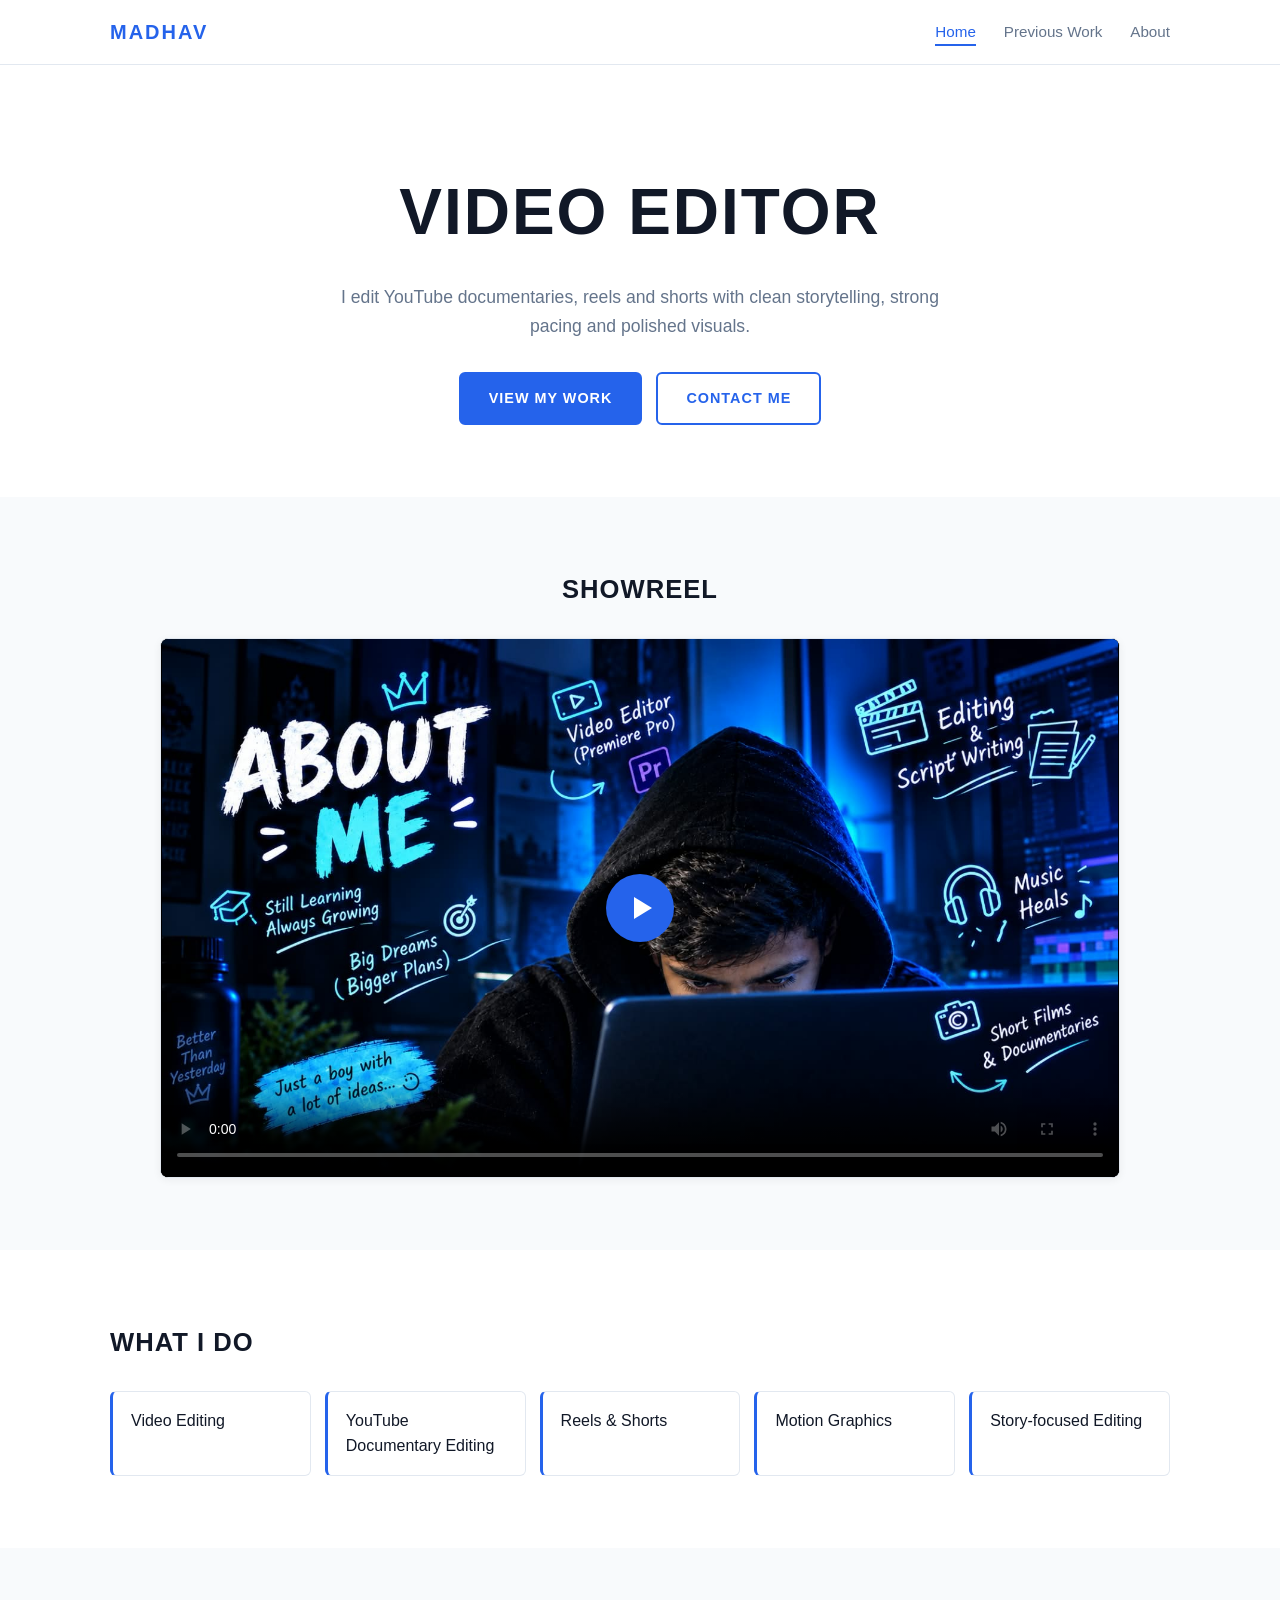
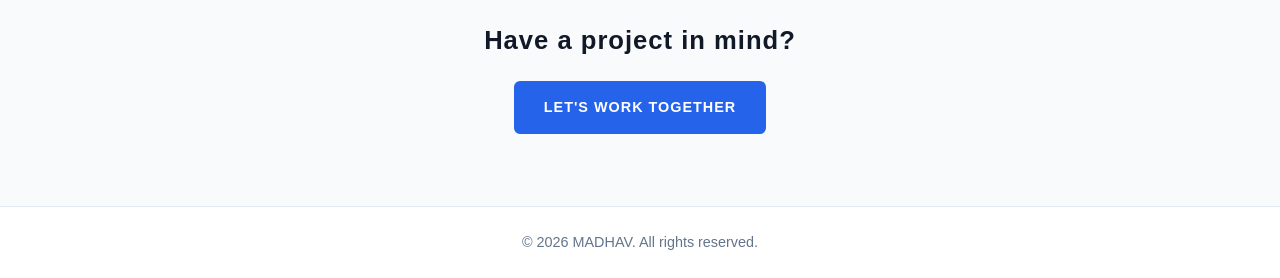
<file: index.html>
<!DOCTYPE html>
<html lang="en">
<head>
<meta charset="UTF-8">
<meta name="viewport" content="width=device-width, initial-scale=1">
<title>MADHAV | Video Editor</title>
<meta name="description" content="MADHAV - Video Editor from Vijayawada, India. YouTube documentaries, reels and shorts.">
<link rel="stylesheet" href="css/style.css">
</head>
<body>
<header><div class="container nav">
<a href="index.html" class="logo">MADHAV</a>
<nav><ul><li><a href="index.html" class="active">Home</a></li><li><a href="previous-work.html">Previous Work</a></li><li><a href="about.html">About</a></li></ul></nav>
</div></header>
<section class="hero"><div class="container">
<h1>VIDEO EDITOR</h1>
<p>I edit YouTube documentaries, reels and shorts with clean storytelling, strong pacing and polished visuals.</p>
<div class="btns"><a href="previous-work.html" class="btn btn-primary">VIEW MY WORK</a><a href="about.html#contact" class="btn btn-outline">CONTACT ME</a></div>
</div></section>
<section class="alt" id="showreel"><div class="container">
<h2 class="center">SHOWREEL</h2>
<div class="showreel"><div class="video-wrap">
<video controls playsinline preload="metadata" poster="public/images/showreel.jpg"><source src="public/videos/showreel.mp4" type="video/mp4">Your browser does not support the video tag.</video>
<button class="play-btn" aria-label="Play showreel"></button>
</div></div>
</div></section>
<section><div class="container">
<h2>WHAT I DO</h2>
<ul class="list"><li>Video Editing</li><li>YouTube Documentary Editing</li><li>Reels &amp; Shorts</li><li>Motion Graphics</li><li>Story-focused Editing</li></ul>
</div></section>
<section class="alt cta"><div class="container">
<h2>Have a project in mind?</h2>
<a href="about.html#contact" class="btn btn-primary">LET'S WORK TOGETHER</a>
</div></section>
<footer><div class="container">&copy; 2026 MADHAV. All rights reserved.</div></footer>
<script src="js/script.js"></script>
</body>
</html>
</file>
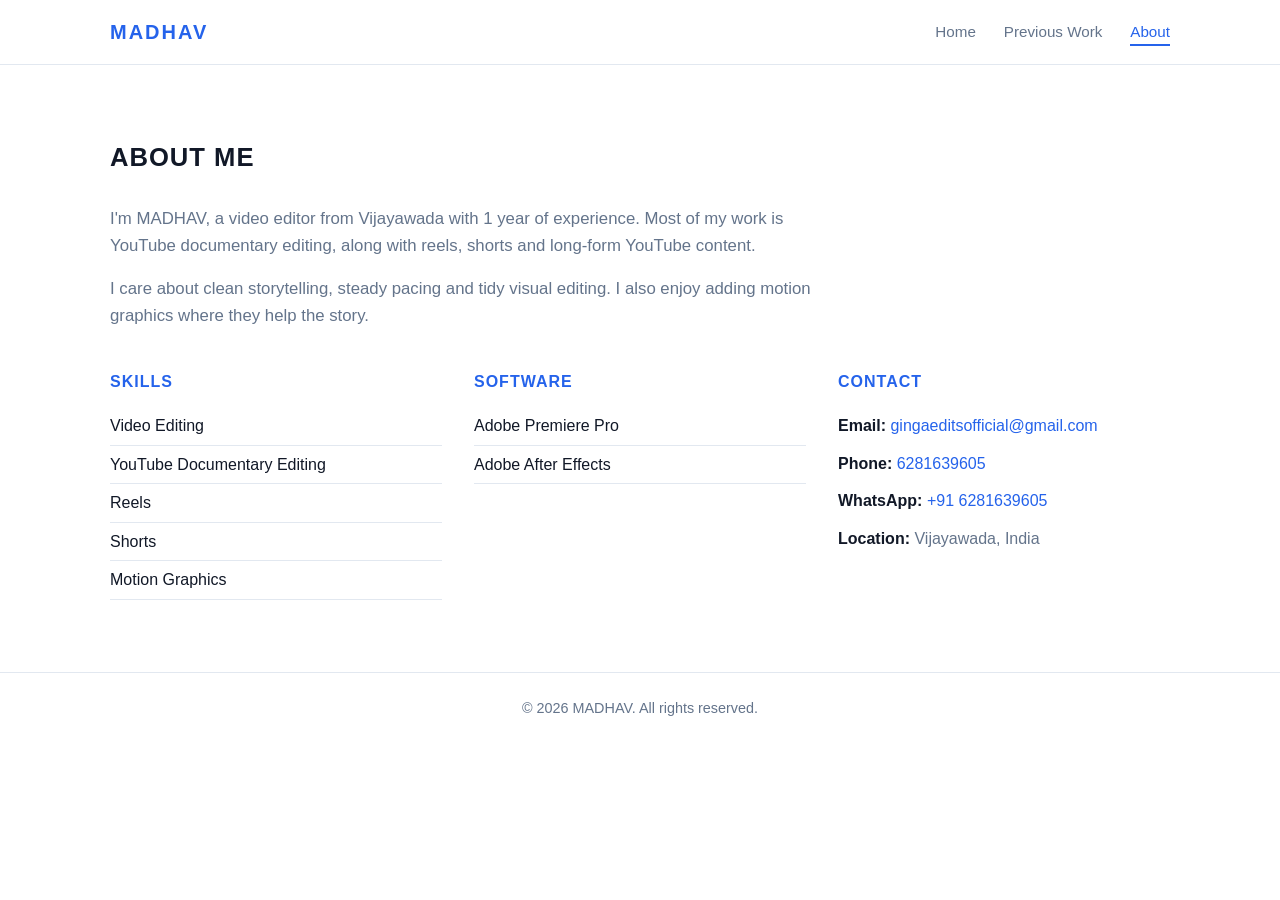
<file: about.html>
<!DOCTYPE html>
<html lang="en">
<head>
<meta charset="UTF-8">
<meta name="viewport" content="width=device-width, initial-scale=1">
<title>About | MADHAV</title>
<meta name="description" content="MADHAV - Video Editor from Vijayawada, India. YouTube documentaries, reels and shorts.">
<link rel="stylesheet" href="css/style.css">
</head>
<body>
<header><div class="container nav">
<a href="index.html" class="logo">MADHAV</a>
<nav><ul><li><a href="index.html">Home</a></li><li><a href="previous-work.html">Previous Work</a></li><li><a href="about.html" class="active">About</a></li></ul></nav>
</div></header>
<section class="about"><div class="container">
<h2>ABOUT ME</h2>
<p>I'm MADHAV, a video editor from Vijayawada with 1 year of experience. Most of my work is YouTube documentary editing, along with reels, shorts and long-form YouTube content.</p>
<p>I care about clean storytelling, steady pacing and tidy visual editing. I also enjoy adding motion graphics where they help the story.</p>
<div class="cols">
<div><h3 class="sub">SKILLS</h3><ul class="bullets"><li>Video Editing</li><li>YouTube Documentary Editing</li><li>Reels</li><li>Shorts</li><li>Motion Graphics</li></ul></div>
<div><h3 class="sub">SOFTWARE</h3><ul class="bullets"><li>Adobe Premiere Pro</li><li>Adobe After Effects</li></ul></div>
<div id="contact"><h3 class="sub">CONTACT</h3><ul class="contact-list">
<li><strong>Email:</strong> <a href="mailto:gingaeditsofficial@gmail.com">gingaeditsofficial@gmail.com</a></li>
<li><strong>Phone:</strong> <a href="tel:+916281639605">6281639605</a></li>
<li><strong>WhatsApp:</strong> <a href="https://wa.me/916281639605" target="_blank" rel="noopener">+91 6281639605</a></li>
<li><strong>Location:</strong> Vijayawada, India</li></ul></div>
</div></div></section>
<footer><div class="container">&copy; 2026 MADHAV. All rights reserved.</div></footer>
<script src="js/script.js"></script>
</body>
</html>
</file>
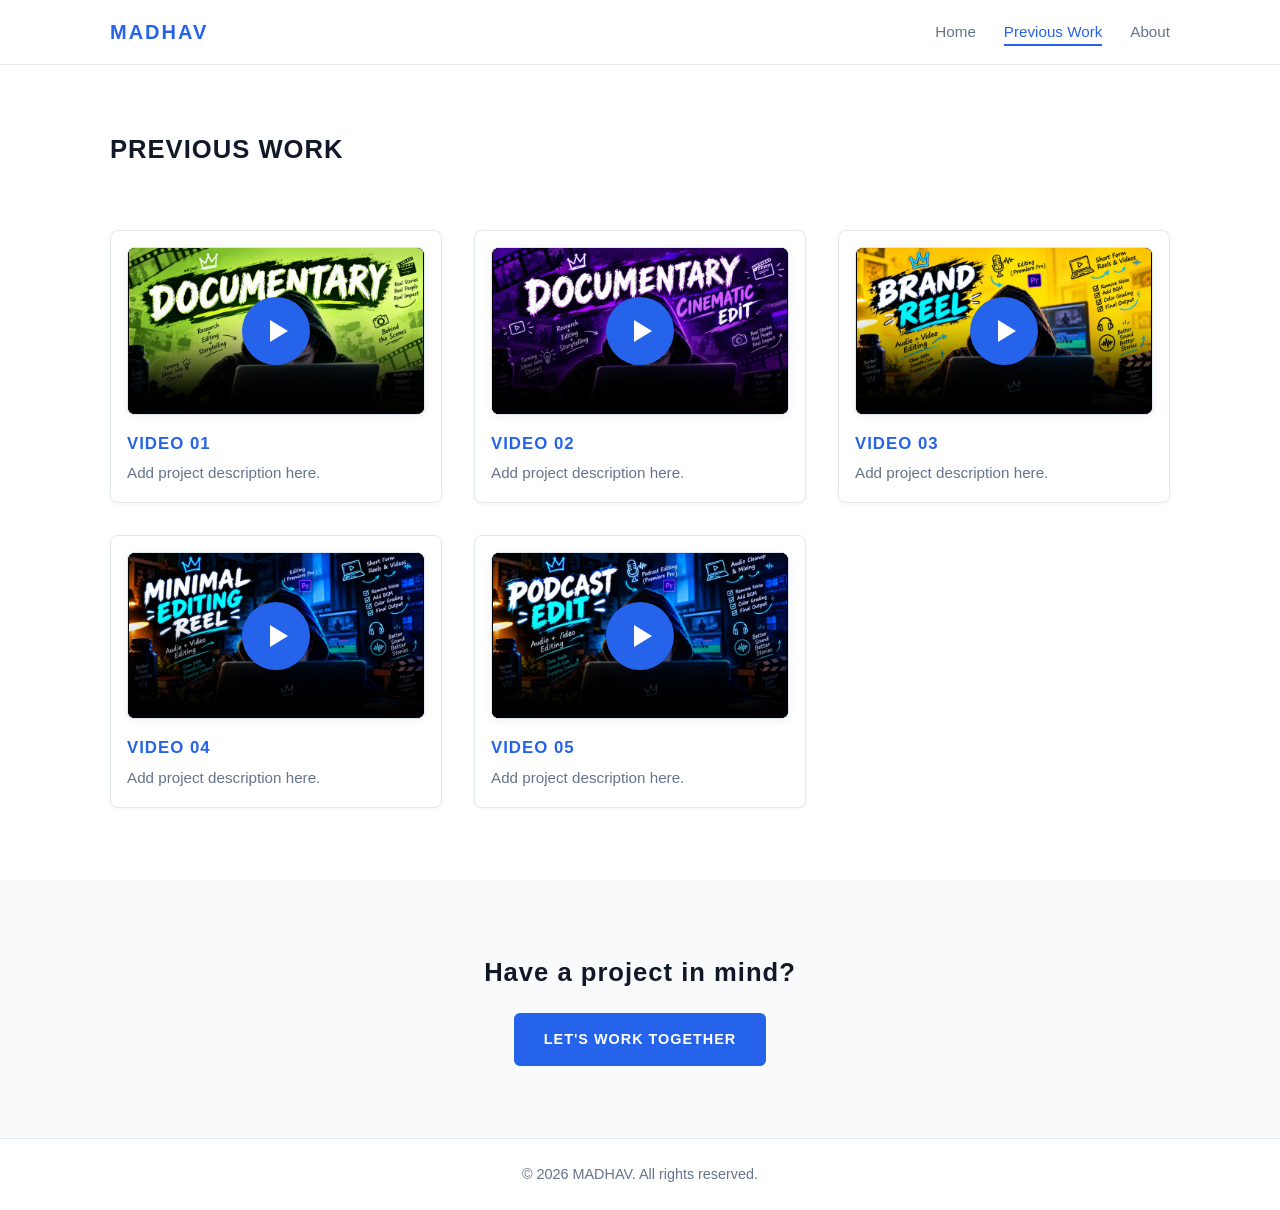
<file: previous-work.html>
<!DOCTYPE html>
<html lang="en">
<head>
<meta charset="UTF-8">
<meta name="viewport" content="width=device-width, initial-scale=1">
<title>Previous Work | MADHAV</title>
<meta name="description" content="MADHAV - Video Editor from Vijayawada, India. YouTube documentaries, reels and shorts.">
<link rel="stylesheet" href="css/style.css">
</head>
<body>
<header><div class="container nav">
<a href="index.html" class="logo">MADHAV</a>
<nav><ul><li><a href="index.html">Home</a></li><li><a href="previous-work.html" class="active">Previous Work</a></li><li><a href="about.html">About</a></li></ul></nav>
</div></header>
<section class="page-title"><div class="container"><h2>PREVIOUS WORK</h2></div></section>
<section style="padding-top:32px"><div class="container"><div class="grid">
<article class="card"><div class="video-wrap">
<video controls playsinline preload="metadata" poster="public/images/video-01.jpg"><source src="public/videos/video-01.mp4" type="video/mp4">Your browser does not support the video tag.</video>
<button class="play-btn" aria-label="Play video 01"></button>
</div><h3>VIDEO 01</h3><p>Add project description here.</p></article>
<article class="card"><div class="video-wrap">
<video controls playsinline preload="metadata" poster="public/images/video-02.jpg"><source src="public/videos/video-02.mp4" type="video/mp4">Your browser does not support the video tag.</video>
<button class="play-btn" aria-label="Play video 02"></button>
</div><h3>VIDEO 02</h3><p>Add project description here.</p></article>
<article class="card"><div class="video-wrap">
<video controls playsinline preload="metadata" poster="public/images/video-03.jpg"><source src="public/videos/video-03.mp4" type="video/mp4">Your browser does not support the video tag.</video>
<button class="play-btn" aria-label="Play video 03"></button>
</div><h3>VIDEO 03</h3><p>Add project description here.</p></article>
<article class="card"><div class="video-wrap">
<video controls playsinline preload="metadata" poster="public/images/video-04.jpg"><source src="public/videos/video-04.mp4" type="video/mp4">Your browser does not support the video tag.</video>
<button class="play-btn" aria-label="Play video 04"></button>
</div><h3>VIDEO 04</h3><p>Add project description here.</p></article>
<article class="card"><div class="video-wrap">
<video controls playsinline preload="metadata" poster="public/images/video-05.jpg"><source src="public/videos/video-05.mp4" type="video/mp4">Your browser does not support the video tag.</video>
<button class="play-btn" aria-label="Play video 05"></button>
</div><h3>VIDEO 05</h3><p>Add project description here.</p></article>
</div></div></section>
<section class="alt cta"><div class="container">
<h2>Have a project in mind?</h2>
<a href="about.html#contact" class="btn btn-primary">LET'S WORK TOGETHER</a>
</div></section>
<footer><div class="container">&copy; 2026 MADHAV. All rights reserved.</div></footer>
<script src="js/script.js"></script>
</body>
</html>
</file>
<file: css/style.css>
:root{--blue:#2563EB;--dark-blue:#1D4ED8;--white:#fff;--light:#F8FAFC;--text:#111827;--muted:#64748B;--border:#E2E8F0}
*{box-sizing:border-box;margin:0;padding:0}
html{scroll-behavior:smooth}
body{font-family:Inter,"Segoe UI",Roboto,Arial,sans-serif;color:var(--text);background:var(--white);line-height:1.6}
a{color:inherit;text-decoration:none}
.container{width:100%;max-width:1100px;margin:0 auto;padding:0 20px}
header{position:sticky;top:0;z-index:10;background:var(--white);border-bottom:1px solid var(--border)}
.nav{display:flex;align-items:center;justify-content:space-between;gap:16px;padding:16px 20px;flex-wrap:wrap}
.logo{font-weight:800;font-size:1.25rem;letter-spacing:2px;color:var(--blue)}
.nav ul{display:flex;gap:28px;list-style:none;flex-wrap:wrap}
.nav ul a{font-size:.95rem;font-weight:500;color:var(--muted);padding-bottom:4px;border-bottom:2px solid transparent;transition:color .2s,border-color .2s}
.nav ul a:hover,.nav ul a.active{color:var(--blue);border-color:var(--blue)}
section{padding:72px 0}
.alt{background:var(--light)}
.hero{text-align:center;padding:96px 0 72px}
.hero h1{font-size:clamp(2.4rem,7vw,4rem);font-weight:800;letter-spacing:2px;color:var(--text)}
.hero p{max-width:600px;margin:20px auto 32px;color:var(--muted);font-size:1.1rem}
.btns{display:flex;gap:14px;justify-content:center;flex-wrap:wrap}
.btn{display:inline-block;padding:13px 28px;border-radius:6px;font-weight:600;font-size:.9rem;letter-spacing:1px;border:2px solid var(--blue);transition:background .2s,color .2s}
.btn-primary{background:var(--blue);color:var(--white)}
.btn-primary:hover{background:var(--dark-blue);border-color:var(--dark-blue)}
.btn-outline{background:var(--white);color:var(--blue)}
.btn-outline:hover{background:var(--blue);color:var(--white)}
h2{font-size:1.6rem;font-weight:700;letter-spacing:1px;margin-bottom:28px}
.center{text-align:center}
.video-wrap{position:relative;width:100%;aspect-ratio:16/9;background:#000;border-radius:8px;overflow:hidden;border:1px solid var(--border);box-shadow:0 2px 8px rgba(15,23,42,.06)}
.video-wrap video{width:100%;height:100%;object-fit:contain;display:block;background:#000}
.play-btn{position:absolute;top:50%;left:50%;transform:translate(-50%,-50%);width:68px;height:68px;border-radius:50%;border:0;background:var(--blue);cursor:pointer;transition:background .2s}
.play-btn:hover{background:var(--dark-blue)}
.play-btn::after{content:"";position:absolute;top:50%;left:54%;transform:translate(-50%,-50%);border-style:solid;border-width:11px 0 11px 18px;border-color:transparent transparent transparent #fff}
.video-wrap.playing .play-btn{display:none}
.showreel{max-width:960px;margin:0 auto}
.list{list-style:none;display:grid;grid-template-columns:repeat(auto-fit,minmax(200px,1fr));gap:14px}
.list li{background:var(--white);border:1px solid var(--border);border-radius:6px;padding:16px 18px;font-weight:500;border-left:3px solid var(--blue)}
.cta{text-align:center}
.cta h2{margin-bottom:20px}
.grid{display:grid;grid-template-columns:repeat(auto-fit,minmax(min(100%,320px),1fr));gap:32px}
.card{background:var(--white);border:1px solid var(--border);border-radius:8px;padding:16px;box-shadow:0 1px 4px rgba(15,23,42,.05)}
.card h3{margin:16px 0 4px;font-size:1.05rem;letter-spacing:1px;color:var(--blue)}
.card p{color:var(--muted);font-size:.95rem}
.page-title{padding:64px 0 0}
.about p{color:var(--muted);max-width:720px;margin-bottom:16px;font-size:1.05rem}
.cols{display:grid;grid-template-columns:repeat(auto-fit,minmax(min(100%,240px),1fr));gap:32px;margin-top:40px}
h3.sub{font-size:1rem;letter-spacing:1px;margin-bottom:12px;color:var(--blue)}
.bullets{list-style:none}
.bullets li{padding:6px 0;border-bottom:1px solid var(--border)}
.contact-list{list-style:none}
.contact-list li{padding:6px 0;color:var(--muted);overflow-wrap:anywhere}
.contact-list strong{color:var(--text)}
.contact-list a{color:var(--blue)}
.contact-list a:hover{text-decoration:underline}
footer{border-top:1px solid var(--border);padding:24px 0;text-align:center;color:var(--muted);font-size:.9rem}
@media(max-width:640px){section{padding:48px 0}.hero{padding:56px 0 48px}.nav{justify-content:center}.nav ul{gap:18px}.play-btn{width:56px;height:56px}}
</file>
